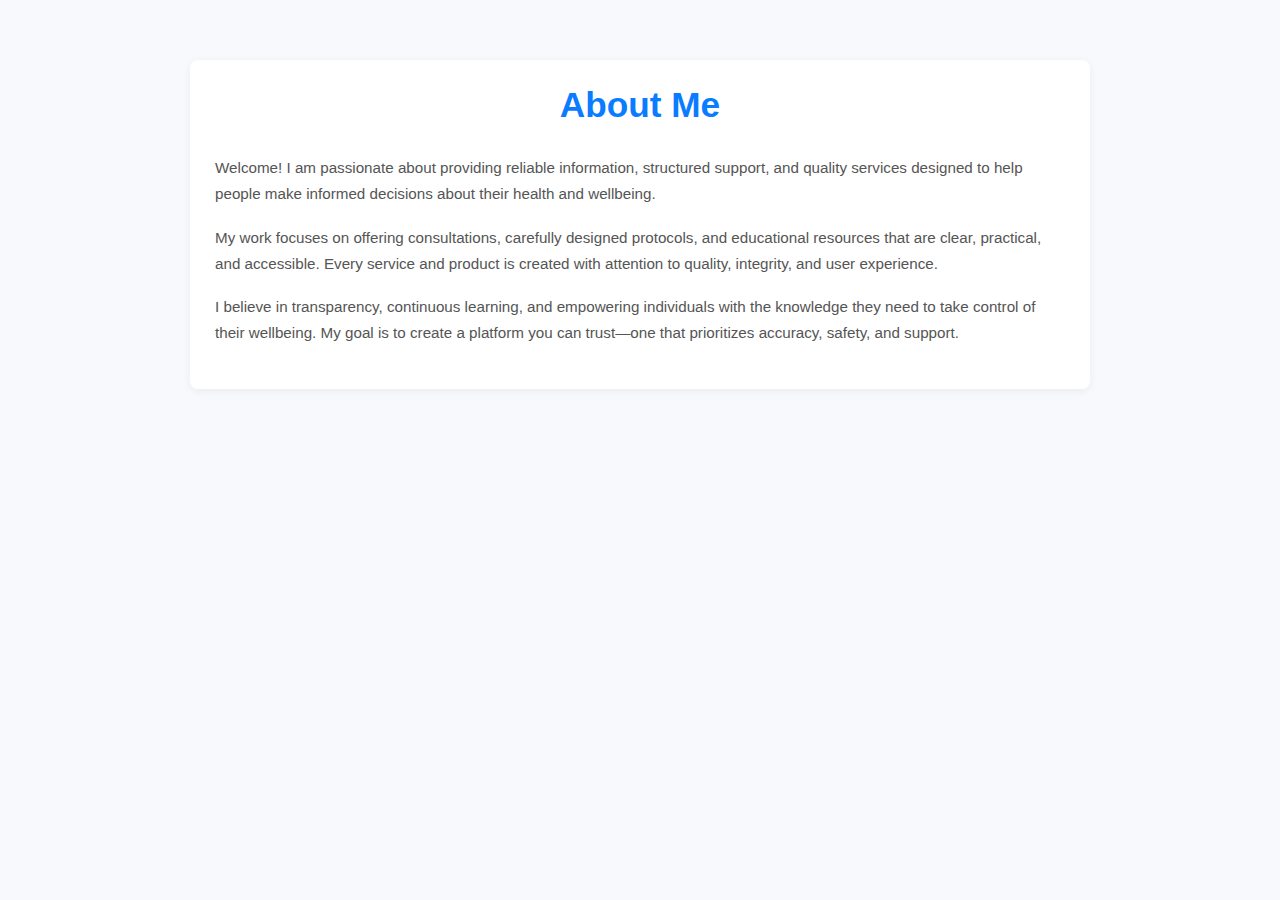
<file: about.html>
<!DOCTYPE html>
<html lang="en">
<head>
  <meta charset="UTF-8" />
  <meta name="viewport" content="width=device-width, initial-scale=1.0" />
  <title>About Me</title>
  <link rel="stylesheet" href="about.css" />
</head>
<body>

  <section class="about-container">
    <h1>About Me</h1>

    <div class="about-content">
      <div class="about-text">
        <p>
          Welcome! I am passionate about providing reliable information,
          structured support, and quality services designed to help people
          make informed decisions about their health and wellbeing.
        </p>

        <p>
          My work focuses on offering consultations, carefully designed
          protocols, and educational resources that are clear, practical,
          and accessible. Every service and product is created with
          attention to quality, integrity, and user experience.
        </p>

        <p>
          I believe in transparency, continuous learning, and empowering
          individuals with the knowledge they need to take control of their
          wellbeing. My goal is to create a platform you can trust—one that
          prioritizes accuracy, safety, and support.
        </p>
      </div>
    </div>
  </section>

</body>
</html>
</file>
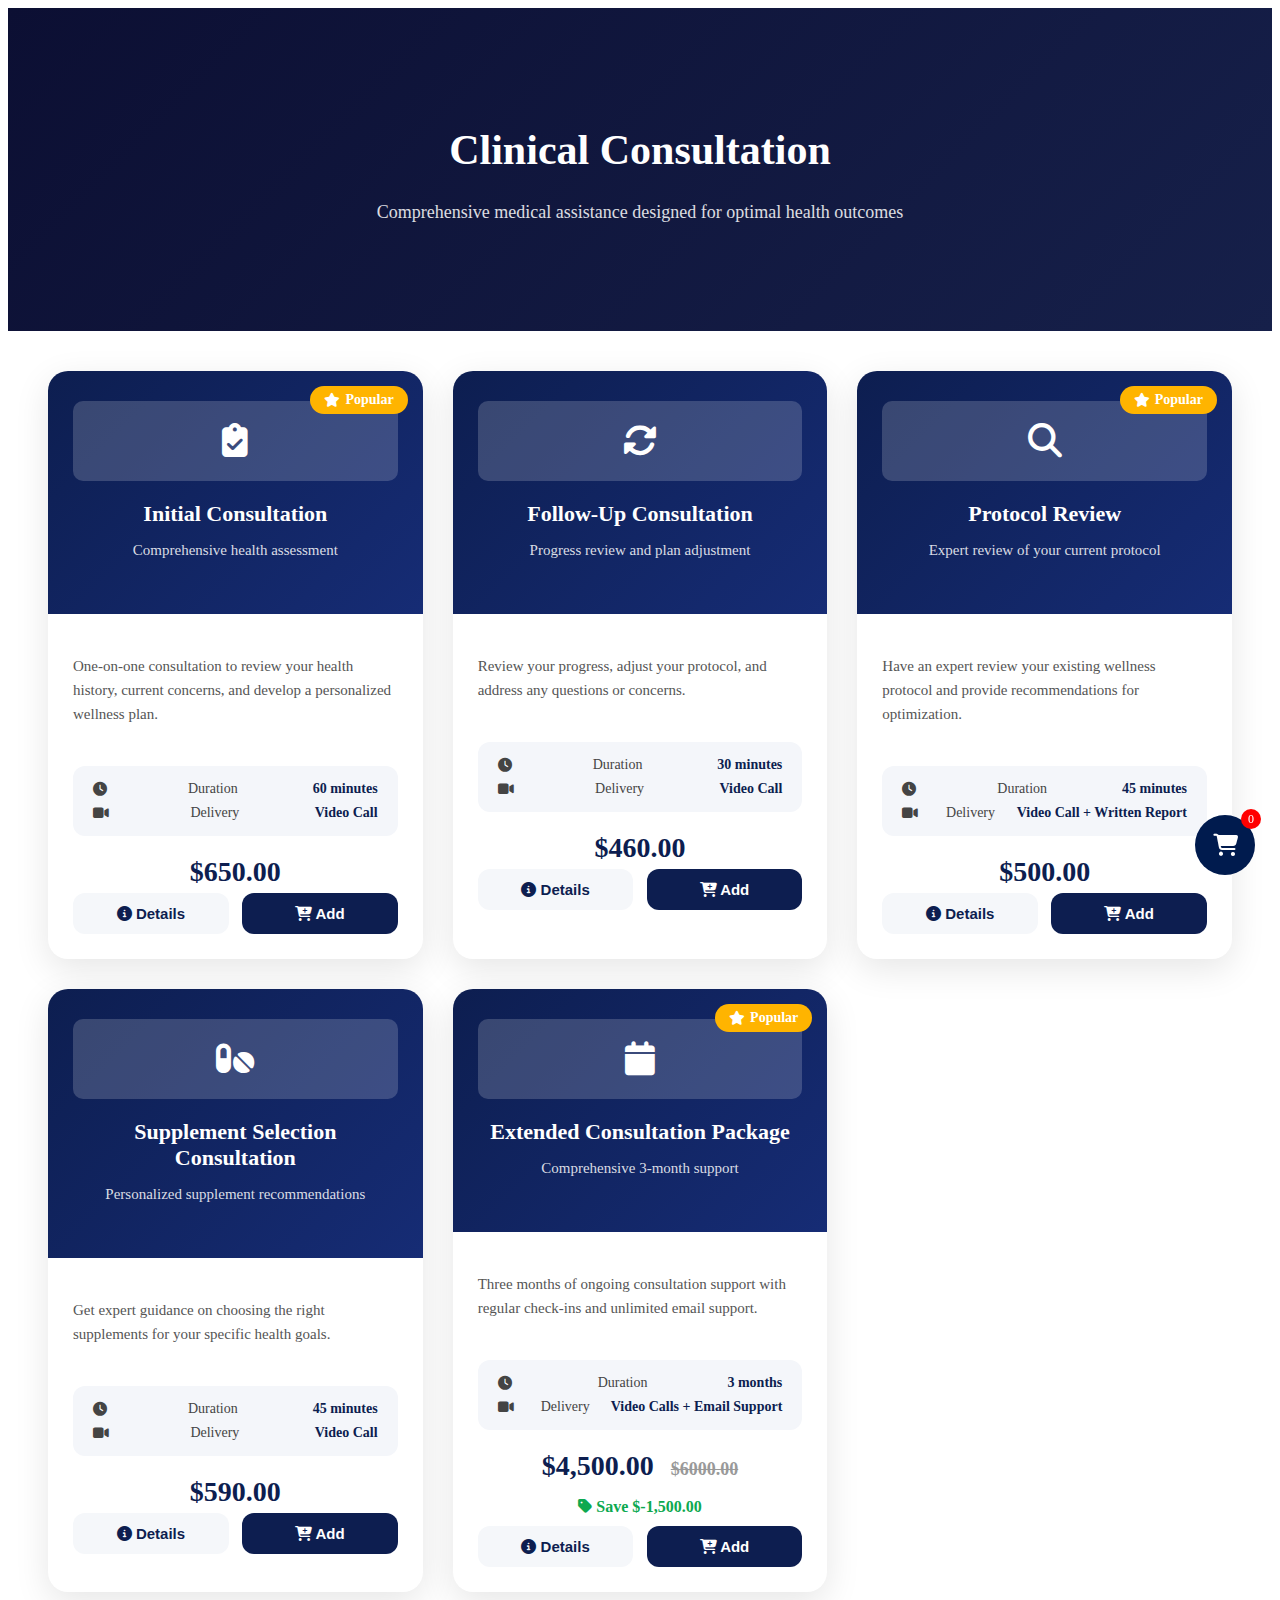
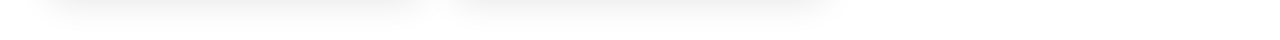
<file: consultation-page.html>
<!DOCTYPE html>
<html>
  <head>
    <meta charset="UTF-8">
    <meta name="viewport" content="width=device-width, initial-scale=1.0">
    <title>Cancer Support Protocol</title>
    <link rel="stylesheet" href="consultation-page.css">
    <link rel="stylesheet"
        href="https://cdnjs.cloudflare.com/ajax/libs/font-awesome/6.5.0/css/all.min.css">

  </head>

  <body>
    <div id="navbar"></div>
    <!-- HERO SECTION -->
    <section class="hero">
      <h1> Clinical Consultation </h1>
      <p>Comprehensive medical assistance designed for optimal health outcomes</p>
    </section>

    <div class="consultation-card-container">

        <!-- CARD 1 -->
        <div class="consult-card">
            <div class="top-section">
                <div class="popular-tag"><i class="fas fa-star"></i> Popular</div>

                <div class="icon-box">
                    <i class="fas fa-clipboard-check"></i>
                </div>

                <h2>Initial Consultation</h2>
                <p class="subtitle">Comprehensive health assessment</p>
            </div>

            <p class="description">
                One-on-one consultation to review your health history, current concerns, 
                and develop a personalized wellness plan.
            </p>

            <div class="info-box">
                <div><i class="fas fa-clock"></i> <span>Duration</span> <strong>60 minutes</strong></div>
                <div><i class="fas fa-video"></i> <span>Delivery</span> <strong>Video Call</strong></div>
            </div>

            <h3 class="price">$650.00</h3>

            <div class="bottom-buttons">
                <button class="details-btn"><i class="fas fa-info-circle"></i> Details</button>
                <button class="add-btn"><i class="fas fa-cart-plus"></i> Add</button>
            </div>
        </div>

        <!-- CARD 2 -->
        <div class="consult-card">
            <div class="top-section">
                <div class="icon-box">
                    <i class="fas fa-sync-alt"></i>
                </div>

                <h2>Follow-Up Consultation</h2>
                <p class="subtitle">Progress review and plan adjustment</p>
            </div>

            <p class="description">
                Review your progress, adjust your protocol, and address any questions or concerns.
            </p>

            <div class="info-box">
                <div><i class="fas fa-clock"></i> <span>Duration</span> <strong>30 minutes</strong></div>
                <div><i class="fas fa-video"></i> <span>Delivery</span> <strong>Video Call</strong></div>
            </div>

            <h3 class="price">$460.00</h3>

            <div class="bottom-buttons">
                <button class="details-btn"><i class="fas fa-info-circle"></i> Details</button>
                <button class="add-btn"><i class="fas fa-cart-plus"></i> Add</button>
            </div>
        </div>

        <!-- CARD 3 -->
        <div class="consult-card">
            <div class="top-section">
                <div class="popular-tag"><i class="fas fa-star"></i> Popular</div>

                <div class="icon-box">
                    <i class="fas fa-search"></i>
                </div>

                <h2>Protocol Review</h2>
                <p class="subtitle">Expert review of your current protocol</p>
            </div>

            <p class="description">
                Have an expert review your existing wellness protocol and provide 
                recommendations for optimization.
            </p>

            <div class="info-box">
                <div><i class="fas fa-clock"></i> <span>Duration</span> <strong>45 minutes</strong></div>
                <div><i class="fas fa-video"></i> <span>Delivery</span> <strong>Video Call + Written Report</strong></div>
            </div>

            <h3 class="price">$500.00</h3>

            <div class="bottom-buttons">
                <button class="details-btn"><i class="fas fa-info-circle"></i> Details</button>
                <button class="add-btn"><i class="fas fa-cart-plus"></i> Add</button>
            </div>
        </div>

        <!-- Supplement Selection Consultation -->
        <div class="consult-card">
            <div class="top-section">
                <div class="icon-box">
                    <i class="fas fa-pills"></i>
                </div>

                <h2>Supplement Selection Consultation</h2>
                <p class="subtitle">Personalized supplement recommendations</p>
            </div>

            <p class="description">
                Get expert guidance on choosing the right supplements for your specific health goals.
            </p>

            <div class="info-box">
                <div><i class="fas fa-clock"></i> <span>Duration</span> <strong>45 minutes</strong></div>
                <div><i class="fas fa-video"></i> <span>Delivery</span> <strong>Video Call</strong></div>
            </div>

            <h3 class="price">$590.00</h3>

            <div class="bottom-buttons">
                <button class="details-btn"><i class="fas fa-info-circle"></i> Details</button>
                <button class="add-btn"><i class="fas fa-cart-plus"></i> Add</button>
            </div>
        </div>


        <!-- Extended Consultation Package -->
        <div class="consult-card">
            <div class="top-section">
                <div class="popular-tag"><i class="fas fa-star"></i> Popular</div>

                <div class="icon-box">
                    <i class="fas fa-calendar"></i>
                </div>

                <h2>Extended Consultation Package</h2>
                <p class="subtitle">Comprehensive 3-month support</p>
            </div>

            <p class="description">
                Three months of ongoing consultation support with regular check-ins and unlimited email support.
            </p>

            <div class="info-box">
                <div><i class="fas fa-clock"></i> <span>Duration</span> <strong>3 months</strong></div>
                <div><i class="fas fa-video"></i> <span>Delivery</span> <strong>Video Calls + Email Support</strong></div>
            </div>

            <div class="price-section">
                <h3 class="price">$4,500.00 <span class="old-price">$6000.00</span></h3>
                <p class="savings"><i class="fas fa-tag"></i> Save $-1,500.00</p>
            </div>

            <div class="bottom-buttons">
                <button class="details-btn"><i class="fas fa-info-circle"></i> Details</button>
                <button class="add-btn"><i class="fas fa-cart-plus"></i> Add</button>
            </div>
        </div>


    </div>

    <script src="consultation-page.js"></script>

    <!-- CONSULTATION MODAL -->
<div id="consultModal" class="modal-overlay">
  <div class="modal-box">
    <span class="modal-close">&times;</span>

    <h2 id="modalTitle"></h2>
    <p id="modalDescription"></p>

    <ul class="modal-info">
      <li id="modalDuration"></li>
      <li id="modalDelivery"></li>
      <li id="modalPrice"></li>
    </ul>

    <button id="modalAddBtn" class="modal-add-btn">
      <i class="fas fa-cart-plus"></i> Add to Cart
    </button>
  </div>
</div>

<!-- CART FLOATER -->
<div id="cartFloater">
  <i class="fas fa-shopping-cart"></i>
  <span id="cartCount">0</span>
</div>



  </body>
</html>
</file>
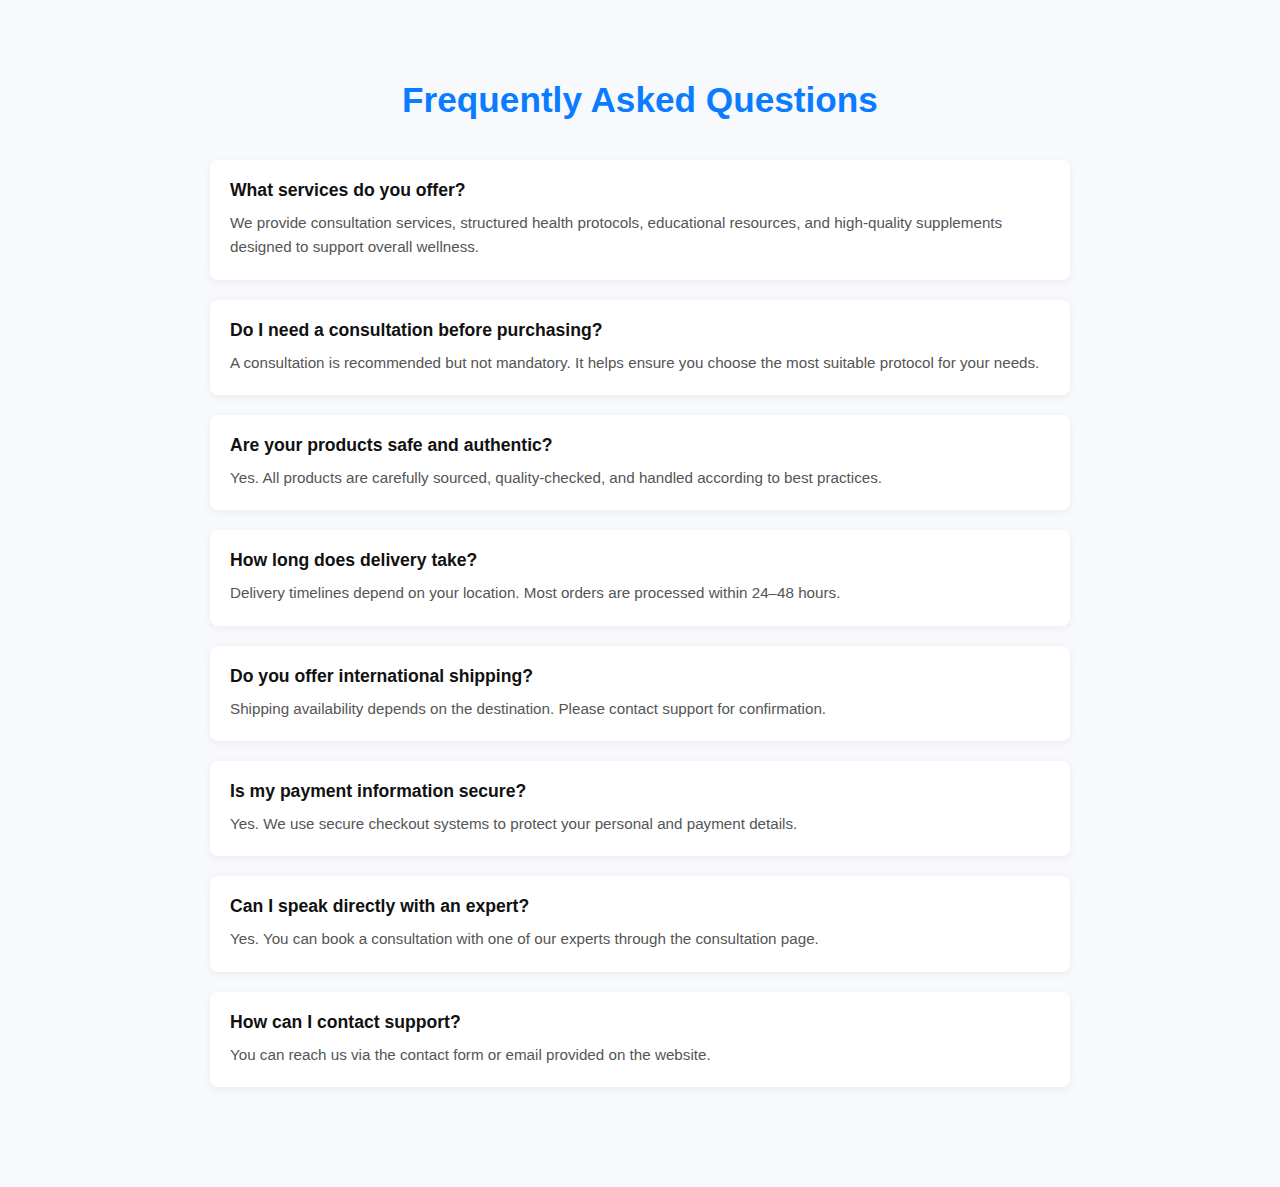
<file: faq.html>
<!DOCTYPE html>
<html lang="en">
  <head>
    <meta charset="UTF-8" />
    <meta name="viewport" content="width=device-width, initial-scale=1.0" />
    <title>FAQ</title>
    <link rel="stylesheet" href="faq.css" />
  </head>
  <body>

    <section class="faq-container">
      <h1>Frequently Asked Questions</h1>

      <div class="faq-item">
        <h3>What services do you offer?</h3>
        <p>
          We provide consultation services, structured health protocols,
          educational resources, and high-quality supplements designed to
          support overall wellness.
        </p>
      </div>

      <div class="faq-item">
        <h3>Do I need a consultation before purchasing?</h3>
        <p>
          A consultation is recommended but not mandatory. It helps ensure
          you choose the most suitable protocol for your needs.
        </p>
      </div>

      <div class="faq-item">
        <h3>Are your products safe and authentic?</h3>
        <p>
          Yes. All products are carefully sourced, quality-checked, and
          handled according to best practices.
        </p>
      </div>

      <div class="faq-item">
        <h3>How long does delivery take?</h3>
        <p>
          Delivery timelines depend on your location. Most orders are
          processed within 24–48 hours.
        </p>
      </div>

      <div class="faq-item">
        <h3>Do you offer international shipping?</h3>
        <p>
          Shipping availability depends on the destination. Please contact
          support for confirmation.
        </p>
      </div>

      <div class="faq-item">
        <h3>Is my payment information secure?</h3>
        <p>
          Yes. We use secure checkout systems to protect your personal and
          payment details.
        </p>
      </div>

      <div class="faq-item">
        <h3>Can I speak directly with an expert?</h3>
        <p>
          Yes. You can book a consultation with one of our experts through
          the consultation page.
        </p>
      </div>

      <div class="faq-item">
        <h3>How can I contact support?</h3>
        <p>
          You can reach us via the contact form or email provided on the
          website.
        </p>
      </div>

    </section>

  </body>
</html>
</file>
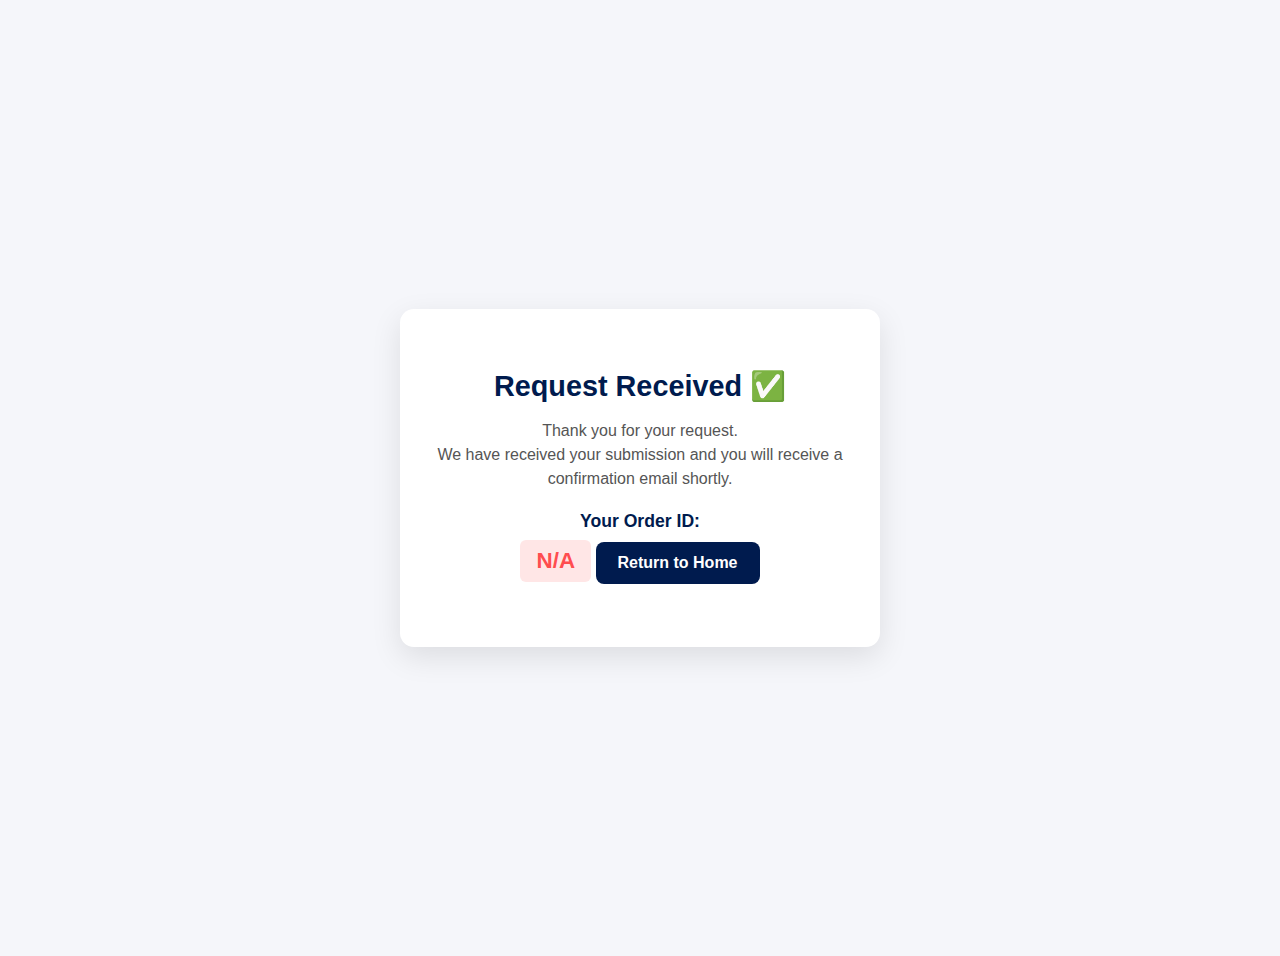
<file: order-success.html>
<!DOCTYPE html>
  <html lang="en">
  <head>
    <meta charset="UTF-8">
    <meta name="viewport" content="width=device-width, initial-scale=1.0">
    <title>Request Received</title>
    <style>
      body {
        min-height: 100vh;
        display: flex;
        justify-content: center;
        align-items: center;
        background: #f5f6fa;
        font-family: Arial, sans-serif;
        padding: 20px;
      }

      .success-box {
        background: #fff;
        padding: 40px 30px;
        border-radius: 14px;
        text-align: center;
        max-width: 420px;
        box-shadow: 0 10px 30px rgba(0,0,0,0.1);
      }

      .success-box h1 {
        color: #001b4e;
        margin-bottom: 15px;
        font-size: 1.8em;
      }

      .success-box p {
        color: #555;
        margin-bottom: 20px;
        line-height: 1.5;
      }

      .success-box .order-id-label {
        font-weight: 600;
        margin-bottom: 8px;
        display: block;
        color: #001b4e;
        font-size: 1.1em;
      }

      .success-box #orderId {
        display: inline-block;
        font-size: 1.4em;
        font-weight: 700;
        color: #ff4d4f;
        padding: 8px 16px;
        border-radius: 6px;
        background: #ffe6e6;
        margin-bottom: 25px;
      }

      .success-box a {
        display: inline-block;
        padding: 12px 22px;
        background: #001b4e;
        color: white;
        border-radius: 8px;
        text-decoration: none;
        font-weight: 600;
        transition: background 0.3s;
      }

      .success-box a:hover {
        background: #003b92;
      }
    </style>
  </head>
  <body>

    <div class="success-box">
      <h1>Request Received ✅</h1>
      <p>
        Thank you for your request.<br>
        We have received your submission and you will receive a confirmation email shortly.
      </p>
      <span class="order-id-label">Your Order ID:</span>
      <div id="orderId"></div>
      <a href="index.html">Return to Home</a>
    </div>

    <script>
      document.getElementById("orderId").innerText =
        localStorage.getItem("lastOrderId") || "N/A";
    </script>

  </body>
</html>
</file>
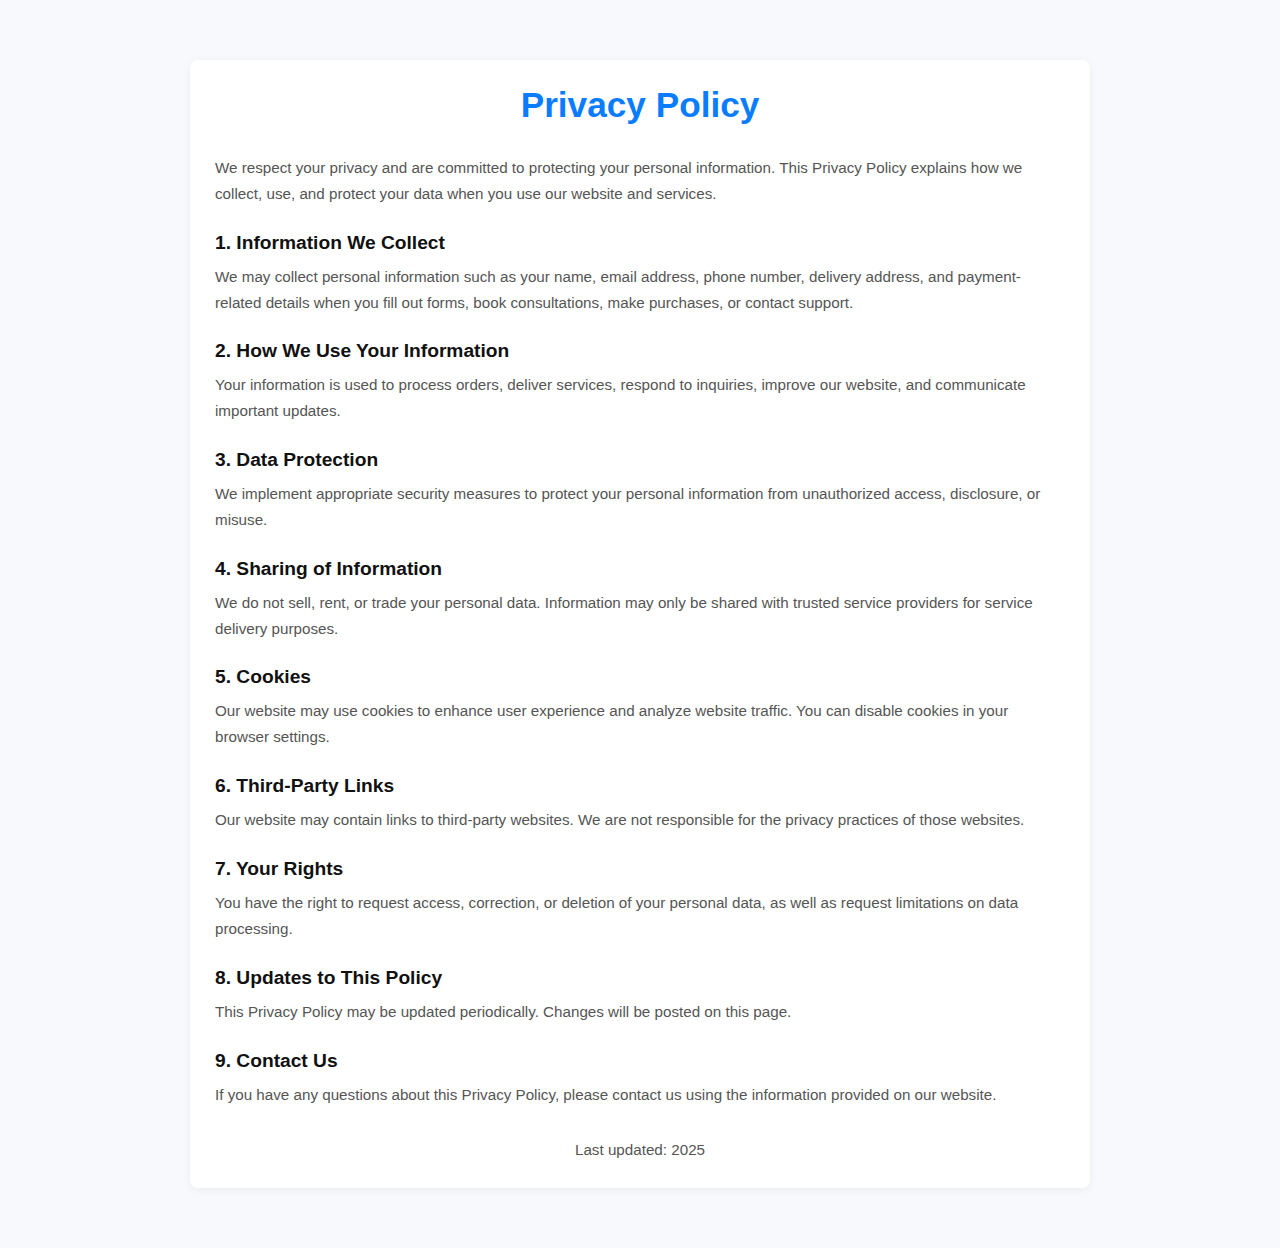
<file: privacy.html>
<!DOCTYPE html>
<html lang="en">
<head>
  <meta charset="UTF-8" />
  <meta name="viewport" content="width=device-width, initial-scale=1.0" />
  <title>Privacy Policy</title>
  <link rel="stylesheet" href="privacy.css" />
</head>
<body>

  <section class="privacy-container">
    <h1>Privacy Policy</h1>

    <p>
      We respect your privacy and are committed to protecting your personal
      information. This Privacy Policy explains how we collect, use, and
      protect your data when you use our website and services.
    </p>

    <h2>1. Information We Collect</h2>
    <p>
      We may collect personal information such as your name, email address,
      phone number, delivery address, and payment-related details when you
      fill out forms, book consultations, make purchases, or contact support.
    </p>

    <h2>2. How We Use Your Information</h2>
    <p>
      Your information is used to process orders, deliver services, respond
      to inquiries, improve our website, and communicate important updates.
    </p>

    <h2>3. Data Protection</h2>
    <p>
      We implement appropriate security measures to protect your personal
      information from unauthorized access, disclosure, or misuse.
    </p>

    <h2>4. Sharing of Information</h2>
    <p>
      We do not sell, rent, or trade your personal data. Information may only
      be shared with trusted service providers for service delivery purposes.
    </p>

    <h2>5. Cookies</h2>
    <p>
      Our website may use cookies to enhance user experience and analyze
      website traffic. You can disable cookies in your browser settings.
    </p>

    <h2>6. Third-Party Links</h2>
    <p>
      Our website may contain links to third-party websites. We are not
      responsible for the privacy practices of those websites.
    </p>

    <h2>7. Your Rights</h2>
    <p>
      You have the right to request access, correction, or deletion of your
      personal data, as well as request limitations on data processing.
    </p>

    <h2>8. Updates to This Policy</h2>
    <p>
      This Privacy Policy may be updated periodically. Changes will be posted
      on this page.
    </p>

    <h2>9. Contact Us</h2>
    <p>
      If you have any questions about this Privacy Policy, please contact us
      using the information provided on our website.
    </p>

    <p class="last-updated">Last updated: 2025</p>
  </section>

</body>
</html>
</file>
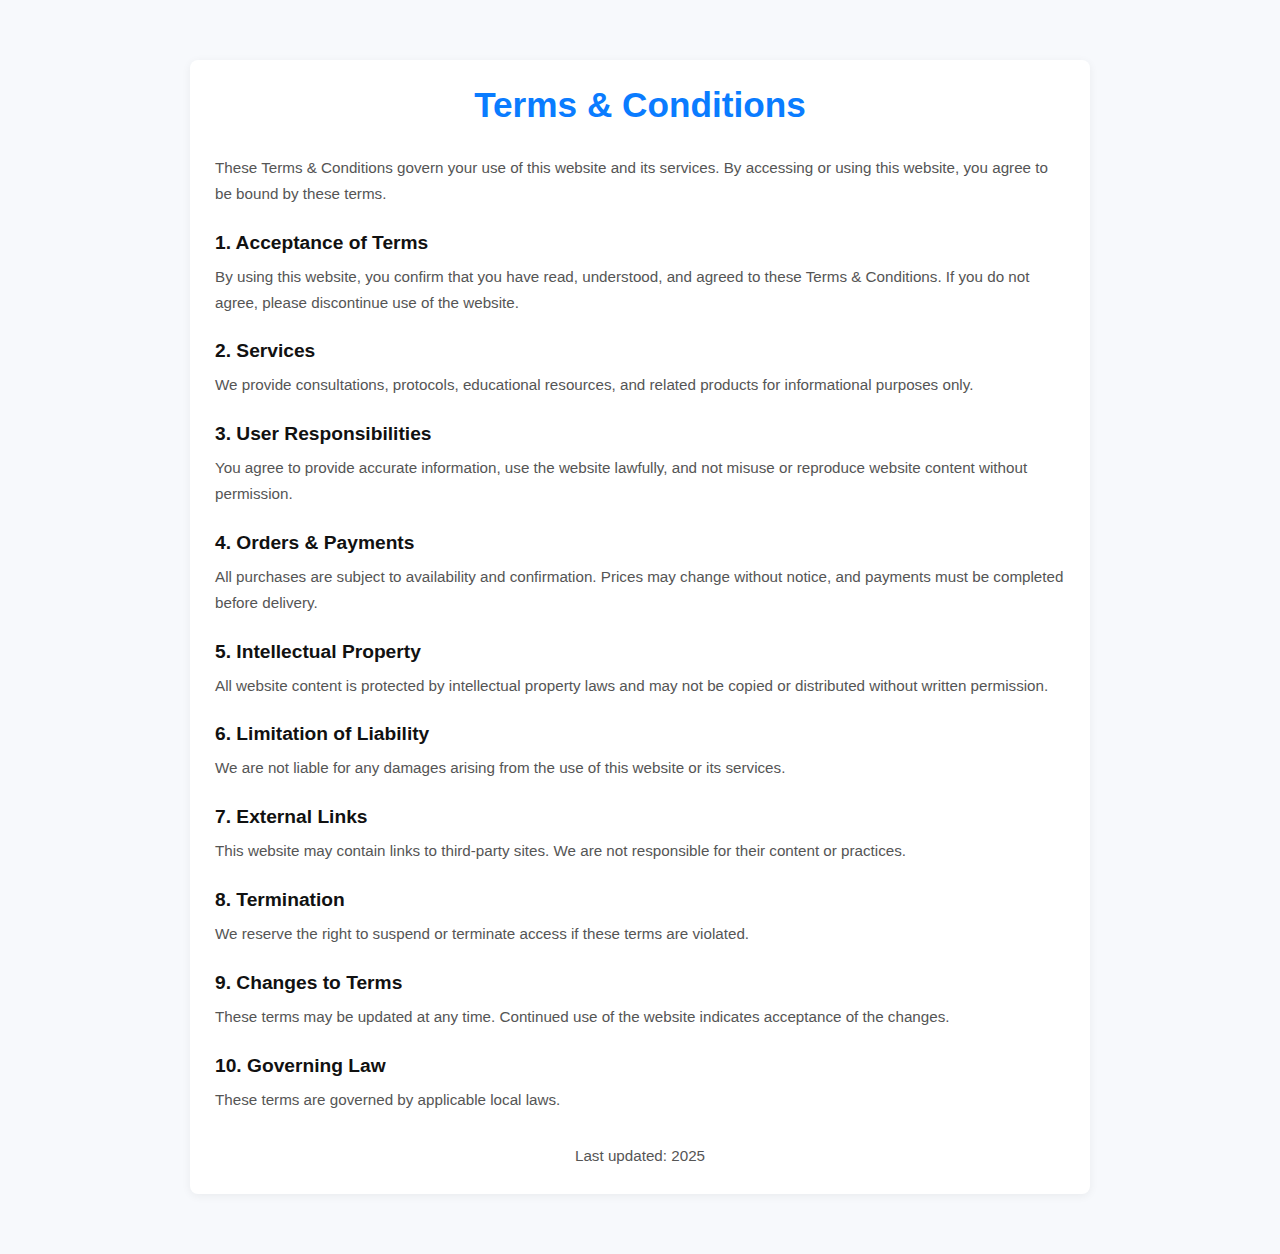
<file: terms.html>
<!DOCTYPE html>
<html lang="en">
  <head>
    <meta charset="UTF-8" />
    <meta name="viewport" content="width=device-width, initial-scale=1.0" />
    <title>Terms & Conditions</title>
    <link rel="stylesheet" href="terms.css" />
  </head>
  <body>

    <section class="terms-container">
      <h1>Terms & Conditions</h1>

      <p>
        These Terms & Conditions govern your use of this website and its
        services. By accessing or using this website, you agree to be bound
        by these terms.
      </p>

      <h2>1. Acceptance of Terms</h2>
      <p>
        By using this website, you confirm that you have read, understood,
        and agreed to these Terms & Conditions. If you do not agree, please
        discontinue use of the website.
      </p>

      <h2>2. Services</h2>
      <p>
        We provide consultations, protocols, educational resources, and
        related products for informational purposes only.
      </p>

      <h2>3. User Responsibilities</h2>
      <p>
        You agree to provide accurate information, use the website lawfully,
        and not misuse or reproduce website content without permission.
      </p>

      <h2>4. Orders & Payments</h2>
      <p>
        All purchases are subject to availability and confirmation. Prices
        may change without notice, and payments must be completed before
        delivery.
      </p>

      <h2>5. Intellectual Property</h2>
      <p>
        All website content is protected by intellectual property laws and
        may not be copied or distributed without written permission.
      </p>

      <h2>6. Limitation of Liability</h2>
      <p>
        We are not liable for any damages arising from the use of this
        website or its services.
      </p>

      <h2>7. External Links</h2>
      <p>
        This website may contain links to third-party sites. We are not
        responsible for their content or practices.
      </p>

      <h2>8. Termination</h2>
      <p>
        We reserve the right to suspend or terminate access if these terms
        are violated.
      </p>

      <h2>9. Changes to Terms</h2>
      <p>
        These terms may be updated at any time. Continued use of the website
        indicates acceptance of the changes.
      </p>

      <h2>10. Governing Law</h2>
      <p>
        These terms are governed by applicable local laws.
      </p>

      <p class="last-updated">Last updated: 2025</p>
    </section>

  </body>
</html>
</file>
<file: about.css>
* {
  margin: 0;
  padding: 0;
  box-sizing: border-box;
  font-family: Arial, Helvetica, sans-serif;
}

body {
  background-color: #f7f9fc;
  color: #333;
}

.about-container {
  max-width: 900px;
  margin: 60px auto;
  padding: 25px;
  background: #ffffff;
  border-radius: 8px;
  box-shadow: 0 2px 10px rgba(0,0,0,0.06);
}

.about-container h1 {
  text-align: center;
  margin-bottom: 30px;
  color: #0a7cff;
  font-size: 2.2rem;
}

.about-content {
  display: flex;
  gap: 30px;
}

.about-text p {
  margin-bottom: 18px;
  line-height: 1.7;
  font-size: 0.95rem;
  color: #555;
}

/* 📱 Mobile responsiveness */
@media (max-width: 600px) {
  .about-container {
    margin: 30px 15px;
    padding: 18px;
  }

  .about-container h1 {
    font-size: 1.7rem;
  }

  .about-content {
    flex-direction: column;
  }

  .about-text p {
    font-size: 0.9rem;
  }
}
</file>
<file: consultation-page.css>
.hero {
    background: linear-gradient(135deg, #0c0f33, #16204a);
    color: white;
    text-align: center;
    padding: 90px 20px;
}

.hero h1 {
    font-size: 42px;
    font-weight: 800;
}

.hero p {
    font-size: 18px;
    margin-top: 12px;
    opacity: .85;
}

.consultation-card-container {
    display: grid;
    grid-template-columns: repeat(3, 1fr);
    gap: 30px;
    padding: 40px;
}

.consult-card {
    background: #fff;
    border-radius: 20px;
    overflow: hidden;
    box-shadow: 0 10px 35px rgba(0,0,0,0.1);
    padding-bottom: 25px;
}

.top-section {
    background: linear-gradient(135deg, #0d1e50, #162c75);
    padding: 30px 25px 40px;
    text-align: center;
    position: relative;
}

.popular-tag {
    position: absolute;
    top: 15px;
    right: 15px;
    background: #ffb400;
    padding: 6px 14px;
    border-radius: 20px;
    font-size: 14px;
    color: white;
    font-weight: 600;
    display: flex;
    align-items: center;
    gap: 5px;
}

.icon-box {
    width: 100%;
    height: 80px;
    background: rgba(255,255,255,0.18);
    border-radius: 10px;
    display: flex;
    justify-content: center;
    align-items: center;
    margin-bottom: 20px;
}

.icon-box i {
    color: white;
    font-size: 34px;
}

.top-section h2 {
    color: white;
    font-size: 22px;
    font-weight: 700;
    margin-bottom: 8px;
}

.subtitle {
    color: rgba(255,255,255,0.85);
    font-size: 15px;
}

.description {
    padding: 25px;
    color: #555;
    font-size: 15px;
    line-height: 1.6;
}

.info-box {
    background: #f4f6fa;
    margin: 0 25px 20px;
    padding: 15px 20px;
    border-radius: 12px;
}

.info-box div {
    display: flex;
    align-items: center;
    justify-content: space-between;
    margin-bottom: 8px;
    font-size: 14px;
    color: #444;
}

.info-box div:last-child {
    margin-bottom: 0;
}

.info-box i {
    margin-right: 6px;
}

.info-box strong {
    color: #0d1e50;
}

.price {
    text-align: center;
    margin: 15px 0;
    font-size: 28px;
    color: #0d1e50;
    font-weight: 800;
}

.bottom-buttons {
    display: flex;
    justify-content: space-between;
    padding: 0 25px;
}

.details-btn,
.add-btn {
    width: 48%;
    padding: 12px;
    border: none;
    border-radius: 12px;
    font-size: 15px;
    cursor: pointer;
    font-weight: 600;
}

.details-btn {
    background: #f5f7fa;
    color: #0d1e50;
}

.add-btn {
    background: #0d1e50;
    color: white;
}

/* Same card style from previous items */
.consult-card {
    background: #fff;
    border-radius: 20px;
    overflow: hidden;
    box-shadow: 0 10px 35px rgba(0,0,0,0.1);
    padding-bottom: 25px;
}

/* Top blue gradient */
.top-section {
    background: linear-gradient(135deg, #0d1e50, #162c75);
    padding: 30px 25px 40px;
    text-align: center;
    position: relative;
}

/* Popular tag (yellow badge) */
.popular-tag {
    position: absolute;
    top: 15px;
    right: 15px;
    background: #ffb400;
    padding: 6px 14px;
    border-radius: 20px;
    font-size: 14px;
    color: white;
    font-weight: 600;
    display: flex;
    align-items: center;
    gap: 5px;
}

/* Icon box */
.icon-box {
    width: 100%;
    height: 80px;
    background: rgba(255,255,255,0.18);
    border-radius: 10px;
    display: flex;
    justify-content: center;
    align-items: center;
    margin-bottom: 20px;
}

.icon-box i {
    color: white;
    font-size: 34px;
}

/* Title */
.top-section h2 {
    color: white;
    font-size: 22px;
    font-weight: 700;
    margin-bottom: 8px;
}

/* Subtitle */
.subtitle {
    color: rgba(255,255,255,0.85);
    font-size: 15px;
}

/* Description */
.description {
    padding: 25px;
    color: #555;
    font-size: 15px;
    line-height: 1.6;
}

/* Info box (Duration + Delivery) */
.info-box {
    background: #f4f6fa;
    margin: 0 25px 20px;
    padding: 15px 20px;
    border-radius: 12px;
}

.info-box div {
    display: flex;
    align-items: center;
    justify-content: space-between;
    margin-bottom: 8px;
    font-size: 14px;
    color: #444;
}

.info-box div:last-child {
    margin-bottom: 0;
}

.info-box strong {
    color: #0d1e50;
}

/* Price */
.price {
    text-align: center;
    margin: 15px 0 5px;
    font-size: 28px;
    color: #0d1e50;
    font-weight: 800;
}

/* Old price */
.old-price {
    font-size: 18px;
    color: #999;
    text-decoration: line-through;
    margin-left: 10px;
}

/* Savings (green text) */
.savings {
    text-align: center;
    color: #0da950;
    font-weight: 600;
    margin-bottom: 10px;
}

/* Buttons */
.bottom-buttons {
    display: flex;
    justify-content: space-between;
    padding: 0 25px;
}

.details-btn,
.add-btn {
    width: 48%;
    padding: 12px;
    border: none;
    border-radius: 12px;
    font-size: 15px;
    cursor: pointer;
    font-weight: 600;
}

.details-btn {
    background: #f5f7fa;
    color: #0d1e50;
}

.add-btn {
    background: #0d1e50;
    color: white;
}

/* ===== MODAL ===== */
.modal-overlay {
  position: fixed;
  inset: 0;
  background: rgba(0,0,0,0.6);
  display: none;
  align-items: center;
  justify-content: center;
  z-index: 3000;
}

.modal-box {
  background: #fff;
  max-width: 450px;
  width: 90%;
  padding: 25px;
  border-radius: 12px;
  position: relative;
  animation: scaleIn .25s ease;
}

@keyframes scaleIn {
  from { transform: scale(.9); opacity: 0; }
  to { transform: scale(1); opacity: 1; }
}

.modal-close {
  position: absolute;
  right: 18px;
  top: 12px;
  font-size: 22px;
  cursor: pointer;
}

.modal-info {
  list-style: none;
  padding: 0;
  margin: 15px 0;
}

.modal-info li {
  margin-bottom: 8px;
  font-size: 14px;
}

.modal-add-btn {
  width: 100%;
  padding: 12px;
  background: #001b4e;
  color: white;
  border: none;
  border-radius: 8px;
  font-size: 15px;
  cursor: pointer;
}

/* ===== CART FLOATER ===== */
#cartFloater {
  position: fixed;
  bottom: 25px;
  right: 25px;
  width: 60px;
  height: 60px;
  background: #001b4e;
  color: white;
  border-radius: 50%;
  display: flex;
  justify-content: center;
  align-items: center;
  cursor: pointer;
  font-size: 22px;
  z-index: 4000;
}

#cartCount {
  position: absolute;
  top: -6px;
  right: -6px;
  background: red;
  width: 20px;
  height: 20px;
  font-size: 12px;
  border-radius: 50%;
  display: flex;
  justify-content: center;
  align-items: center;
}

/* ===== RESPONSIVE GRID ===== */
@media (max-width: 1024px) {
    .consultation-card-container {
        grid-template-columns: repeat(2, 1fr);
        padding: 30px;
    }
}

@media (max-width: 768px) {
    .consultation-card-container {
        grid-template-columns: 1fr;
        padding: 20px;
    }
}

@media (max-width: 768px) {
    .hero {
        padding: 60px 16px;
        padding-top: 140px; /* mobile navbar height */
    }

    .hero h1 {
        font-size: 30px;
    }

    .hero p {
        font-size: 15px;
    }
}

@media (max-width: 480px) {
    .bottom-buttons {
        flex-direction: column;
        gap: 12px;
    }

    .details-btn,
    .add-btn {
        width: 100%;
        font-size: 16px;
        padding: 14px;
    }
}
</file>
<file: faq.css>
* {
  margin: 0;
  padding: 0;
  box-sizing: border-box;
  font-family: Arial, Helvetica, sans-serif;
}

body {
  background-color: #f7f9fc;
  color: #333;
}

.faq-container {
  max-width: 900px;
  margin: 60px auto;
  padding: 20px;
}

.faq-container h1 {
  text-align: center;
  margin-bottom: 40px;
  font-size: 2.2rem;
  color: #0a7cff;
}

.faq-item {
  background: #ffffff;
  border-radius: 8px;
  padding: 20px;
  margin-bottom: 20px;
  box-shadow: 0 2px 8px rgba(0,0,0,0.06);
}

.faq-item h3 {
  margin-bottom: 10px;
  font-size: 1.1rem;
  color: #111;
}

.faq-item p {
  line-height: 1.6;
  font-size: 0.95rem;
  color: #555;
}

/* 📱 Mobile responsiveness */
@media (max-width: 600px) {
  .faq-container {
    margin: 30px auto;
    padding: 15px;
  }

  .faq-container h1 {
    font-size: 1.7rem;
  }

  .faq-item {
    padding: 15px;
  }

  .faq-item h3 {
    font-size: 1rem;
  }

  .faq-item p {
    font-size: 0.9rem;
  }
}
</file>
<file: privacy.css>
* {
  margin: 0;
  padding: 0;
  box-sizing: border-box;
  font-family: Arial, Helvetica, sans-serif;
}

body {
  background-color: #f7f9fc;
  color: #333;
}

.privacy-container {
  max-width: 900px;
  margin: 60px auto;
  padding: 25px;
  background: #ffffff;
  border-radius: 8px;
  box-shadow: 0 2px 10px rgba(0,0,0,0.06);
}

.privacy-container h1 {
  text-align: center;
  margin-bottom: 30px;
  color: #0a7cff;
  font-size: 2.2rem;
}

.privacy-container h2 {
  margin-top: 25px;
  margin-bottom: 10px;
  font-size: 1.2rem;
  color: #111;
}

.privacy-container p {
  line-height: 1.7;
  font-size: 0.95rem;
  color: #555;
}

.last-updated {
  margin-top: 30px;
  font-size: 0.85rem;
  color: #777;
  text-align: center;
}

/* 📱 Mobile responsiveness */
@media (max-width: 600px) {
  .privacy-container {
    margin: 30px 15px;
    padding: 18px;
  }

  .privacy-container h1 {
    font-size: 1.7rem;
  }

  .privacy-container h2 {
    font-size: 1.05rem;
  }

  .privacy-container p {
    font-size: 0.9rem;
  }
}
</file>
<file: terms.css>
* {
  margin: 0;
  padding: 0;
  box-sizing: border-box;
  font-family: Arial, Helvetica, sans-serif;
}

body {
  background-color: #f7f9fc;
  color: #333;
}

.terms-container {
  max-width: 900px;
  margin: 60px auto;
  padding: 25px;
  background: #ffffff;
  border-radius: 8px;
  box-shadow: 0 2px 10px rgba(0,0,0,0.06);
}

.terms-container h1 {
  text-align: center;
  margin-bottom: 30px;
  color: #0a7cff;
  font-size: 2.2rem;
}

.terms-container h2 {
  margin-top: 25px;
  margin-bottom: 10px;
  font-size: 1.2rem;
  color: #111;
}

.terms-container p {
  line-height: 1.7;
  font-size: 0.95rem;
  color: #555;
}

.last-updated {
  margin-top: 30px;
  font-size: 0.85rem;
  color: #777;
  text-align: center;
}

/* 📱 Mobile responsiveness */
@media (max-width: 600px) {
  .terms-container {
    margin: 30px 15px;
    padding: 18px;
  }

  .terms-container h1 {
    font-size: 1.7rem;
  }

  .terms-container h2 {
    font-size: 1.05rem;
  }

  .terms-container p {
    font-size: 0.9rem;
  }
}
</file>
